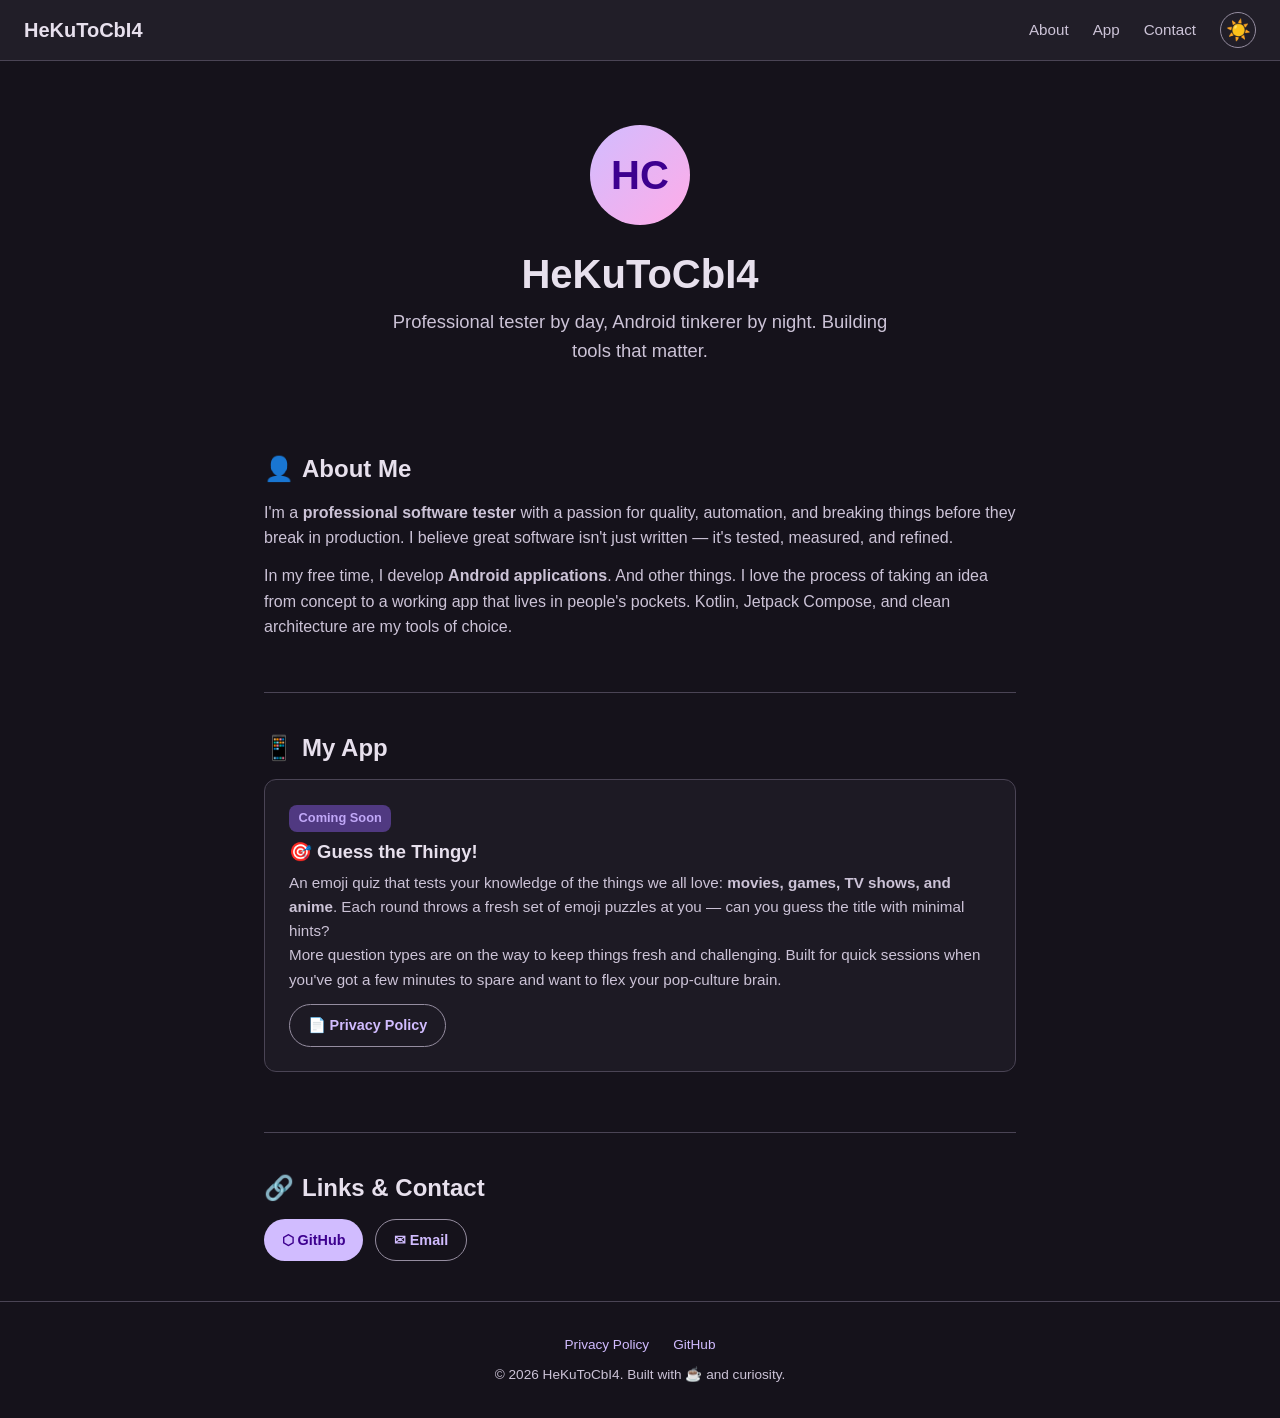
<file: index.html>
<!DOCTYPE html>
<html lang="en" data-theme="dark">
<head>
  <meta charset="UTF-8">
  <meta name="viewport" content="width=device-width, initial-scale=1.0">
  <meta name="description" content="HeKuToCbI4 — Professional tester | Beginner Android app developer">
  <title>HeKuToCbI4 — Tester & Developer</title>

  <!-- MD3 Color Tokens -->
  <link rel="stylesheet" href="css/dark.css">
  <link rel="stylesheet" href="css/dark-mc.css">
  <link rel="stylesheet" href="css/dark-hc.css">
  <link rel="stylesheet" href="css/light.css">
  <link rel="stylesheet" href="css/light-mc.css">
  <link rel="stylesheet" href="css/light-hc.css">

  <!-- Layout -->
  <link rel="stylesheet" href="main.css">

  <script>
    (function () {
      const saved = localStorage.getItem('theme');
      if (saved === 'light') {
        document.documentElement.dataset.theme = 'light';
      }
    })();
  </script>
</head>
<body>
  <nav class="site-nav">
    <span class="logo">HeKuToCbI4</span>
    <ul class="nav-links">
      <li><a href="#about">About</a></li>
      <li><a href="#app">App</a></li>
      <li><a href="#contact">Contact</a></li>
      <li><button class="theme-toggle" id="theme-toggle" aria-label="Toggle theme" title="Toggle light/dark mode">🌙</button></li>
    </ul>
  </nav>

  <main>
    <!-- Hero -->
    <header class="hero">
      <div class="avatar">HC</div>
      <h1>HeKuToCbI4</h1>
      <p class="tagline">Professional tester by day, Android tinkerer by night. Building tools that matter.</p>
    </header>

    <div class="container">

      <!-- About -->
      <section class="section" id="about">
        <h2><span class="icon">👤</span> About Me</h2>
        <p>
          I'm a <strong>professional software tester</strong> with a passion for quality, automation,
          and breaking things before they break in production. I believe great software isn't just
          written — it's tested, measured, and refined.
        </p>
        <p>
          In my free time, I develop <strong>Android applications</strong>. And other things. I love the process of
          taking an idea from concept to a working app that lives in people's pockets. Kotlin,
          Jetpack Compose, and clean architecture are my tools of choice.
        </p>
      </section>

      <!-- App -->
      <section class="section" id="app">
        <h2><span class="icon">📱</span> My App</h2>

        <article class="card">
          <span class="badge">Coming Soon</span>
          <h3>🎯 Guess the Thingy!</h3>
          <p>
            An emoji quiz that tests your knowledge of the things we all love:
            <strong>movies, games, TV shows, and anime</strong>. Each round throws a fresh
            set of emoji puzzles at you — can you guess the title with minimal hints?
          </p>
          <p>
            More question types are on the way to keep things fresh and challenging.
            Built for quick sessions when you've got a few minutes to spare and want
            to flex your pop-culture brain.
          </p>
          <div class="link-row">
            <a href="privacy-policy.html" class="btn btn-outline">📄 Privacy Policy</a>
          </div>
        </article>
      </section>

      <!-- Contact / Links -->
      <section class="section" id="contact">
        <h2><span class="icon">🔗</span> Links & Contact</h2>
        <div class="link-row">
          <a href="https://github.com/HeKuToCbI4" class="btn btn-primary" target="_blank" rel="noopener">
            ⬡ GitHub
          </a>
          <a href="mailto:hekutocbi4@gmail.com" class="btn btn-outline">
            ✉ Email
          </a>
        </div>
      </section>

    </div>
  </main>

  <footer class="site-footer">
    <div class="footer-links">
      <a href="privacy-policy.html">Privacy Policy</a>
      <a href="https://github.com/HeKuToCbI4" target="_blank" rel="noopener">GitHub</a>
    </div>
    <p>&copy; 2026 HeKuToCbI4. Built with ☕ and curiosity.</p>
  </footer>

  <script>
    (function () {
      const html = document.documentElement;
      const toggle = document.getElementById('theme-toggle');
      const isDark = () => html.dataset.theme === 'dark';

      function applyTheme() {
        const dark = isDark();
        // Remove all theme classes
        html.classList.remove('light', 'light-medium-contrast', 'light-high-contrast',
                               'dark', 'dark-medium-contrast', 'dark-high-contrast');
        // Apply the appropriate class
        html.classList.add(dark ? 'dark' : 'light');
        toggle.textContent = dark ? '☀️' : '🌙';
      }

      toggle.addEventListener('click', () => {
        html.dataset.theme = isDark() ? 'light' : 'dark';
        localStorage.setItem('theme', html.dataset.theme);
        applyTheme();
      });

      applyTheme();
    })();
  </script>
</body>
</html>
</file>
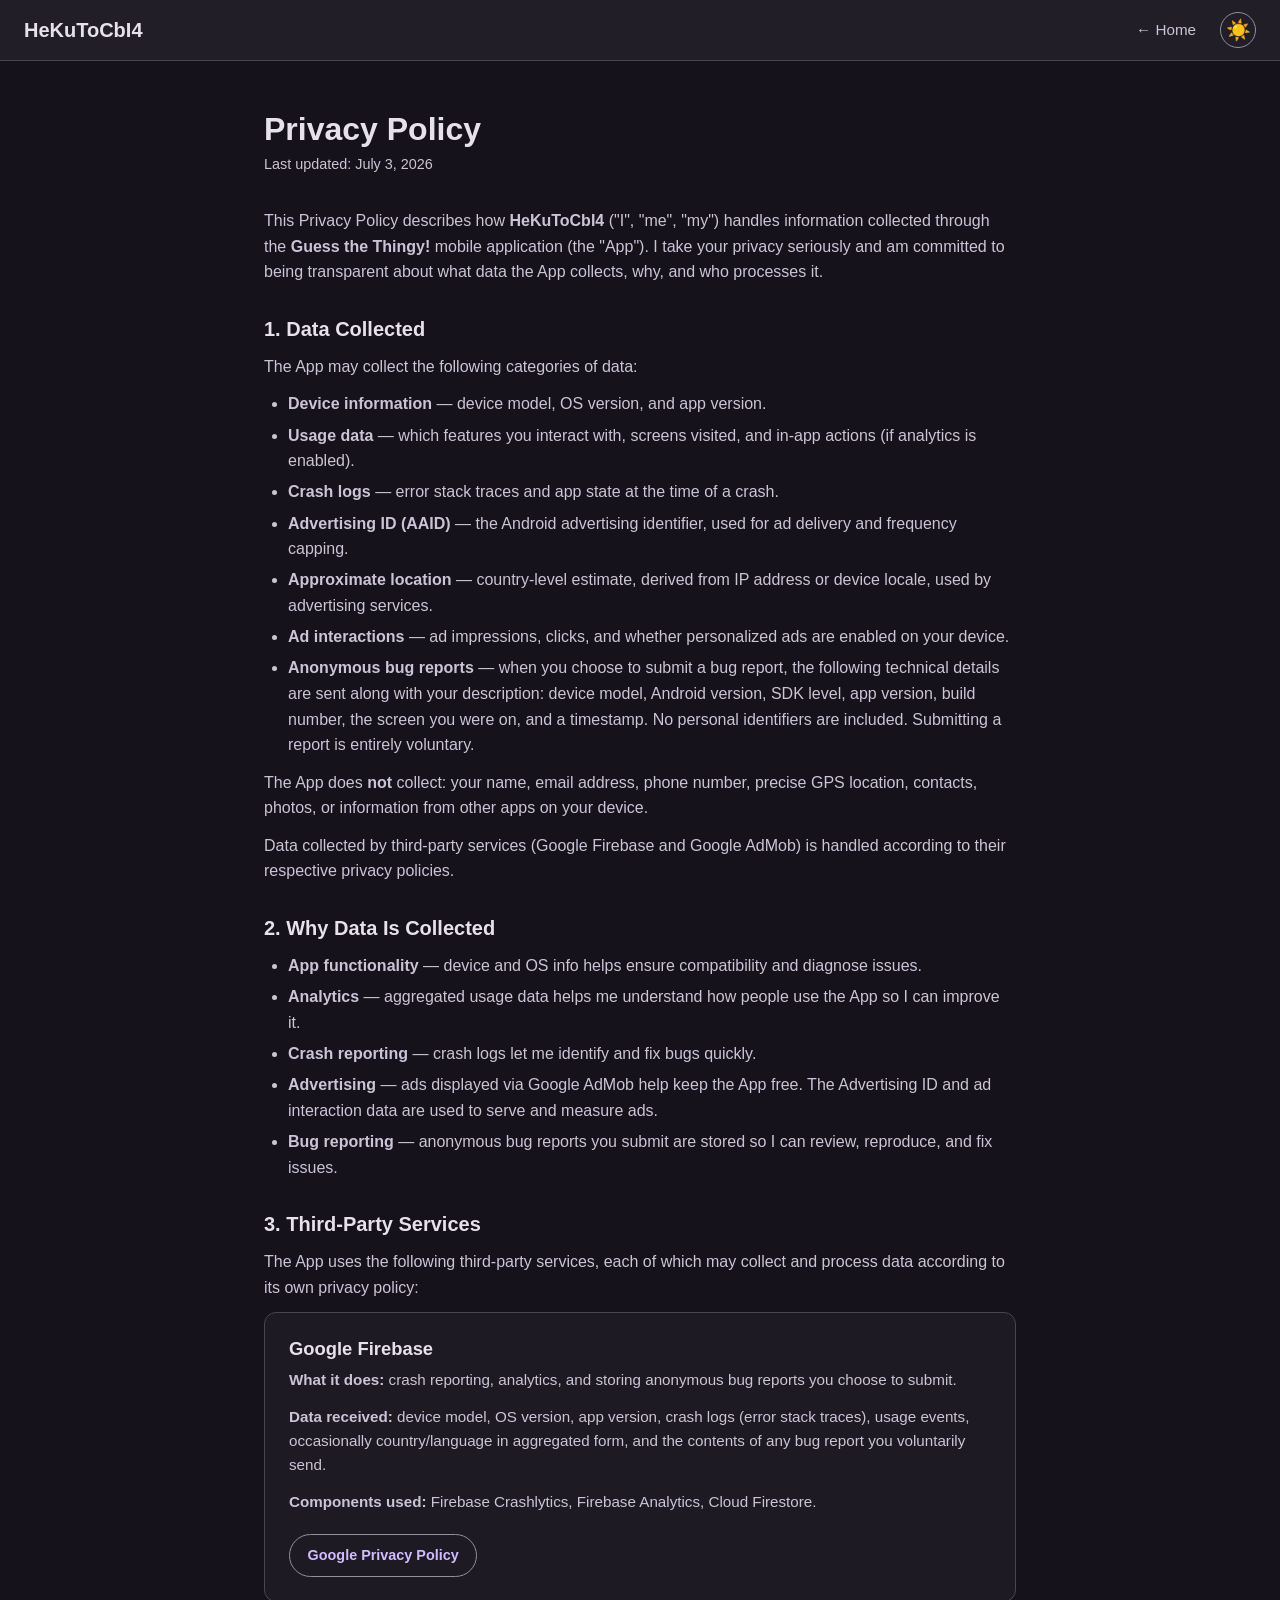
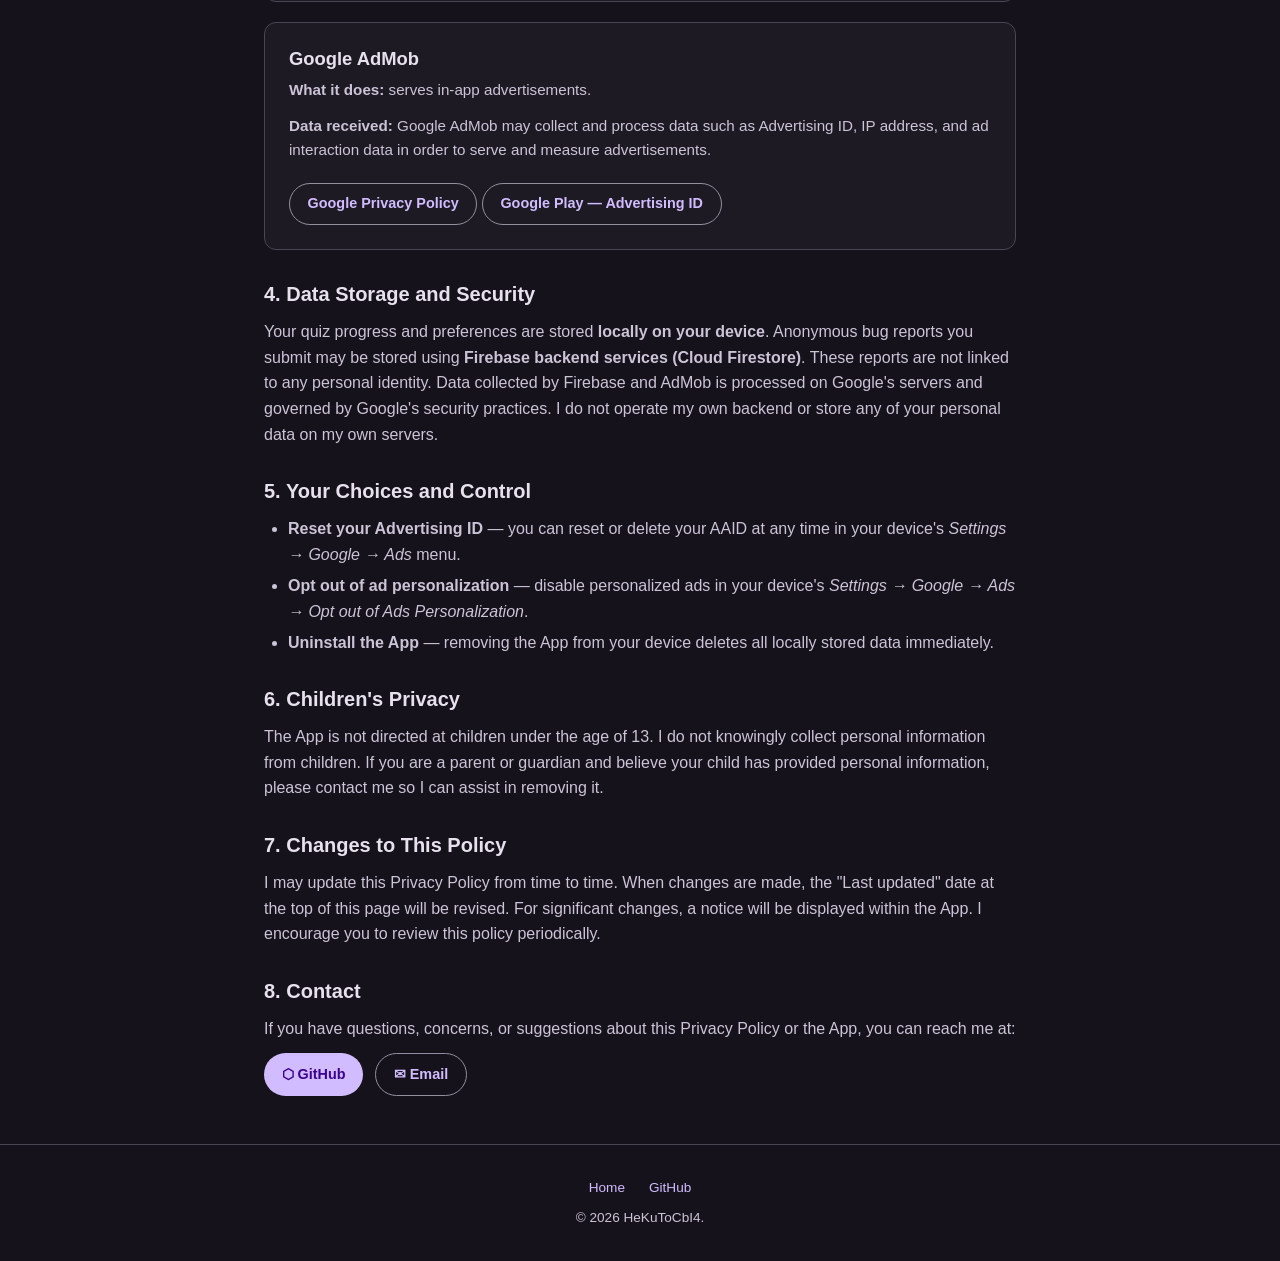
<file: privacy-policy.html>
<!DOCTYPE html>
<html lang="en" data-theme="dark">
<head>
  <meta charset="UTF-8">
  <meta name="viewport" content="width=device-width, initial-scale=1.0">
  <meta name="description" content="Privacy Policy for Guess the Thingy! by HeKuToCbI4">
  <title>Privacy Policy — Guess the Thingy!</title>

  <link rel="stylesheet" href="css/dark.css">
  <link rel="stylesheet" href="css/dark-mc.css">
  <link rel="stylesheet" href="css/dark-hc.css">
  <link rel="stylesheet" href="css/light.css">
  <link rel="stylesheet" href="css/light-mc.css">
  <link rel="stylesheet" href="css/light-hc.css">
  <link rel="stylesheet" href="main.css">
  <script>
    (function () {
      const saved = localStorage.getItem('theme');
      if (saved === 'light') {
        document.documentElement.dataset.theme = 'light';
      }
    })();
  </script>
</head>
<body>
  <nav class="site-nav">
    <span class="logo">HeKuToCbI4</span>
    <ul class="nav-links">
      <li><a href="index.html">← Home</a></li>
      <li><button class="theme-toggle" id="theme-toggle" aria-label="Toggle theme" title="Toggle light/dark mode">🌙</button></li>
    </ul>
  </nav>

  <main>
    <div class="container">
      <article class="policy-content">

        <h1>Privacy Policy</h1>
        <p class="last-updated">Last updated: July 3, 2026</p>

        <p>
          This Privacy Policy describes how <strong>HeKuToCbI4</strong> ("I", "me", "my")
          handles information collected through the <strong>Guess the Thingy!</strong> mobile application
          (the "App"). I take your privacy seriously and am committed to being transparent
          about what data the App collects, why, and who processes it.
        </p>

        <h2>1. Data Collected</h2>
        <p>The App may collect the following categories of data:</p>
        <ul>
          <li><strong>Device information</strong> — device model, OS version, and app version.</li>
          <li><strong>Usage data</strong> — which features you interact with, screens visited, and in-app actions (if analytics is enabled).</li>
          <li><strong>Crash logs</strong> — error stack traces and app state at the time of a crash.</li>
          <li><strong>Advertising ID (AAID)</strong> — the Android advertising identifier, used for ad delivery and frequency capping.</li>
          <li><strong>Approximate location</strong> — country-level estimate, derived from IP address or device locale, used by advertising services.</li>
          <li><strong>Ad interactions</strong> — ad impressions, clicks, and whether personalized ads are enabled on your device.</li>
          <li><strong>Anonymous bug reports</strong> — when you choose to submit a bug report, the following technical details are sent along with your description: device model, Android version, SDK level, app version, build number, the screen you were on, and a timestamp. No personal identifiers are included. Submitting a report is entirely voluntary.</li>
        </ul>
        <p>
          The App does <strong>not</strong> collect: your name, email address, phone number, precise GPS location,
          contacts, photos, or information from other apps on your device.
        </p>
        <p>
          Data collected by third-party services (Google Firebase and Google AdMob) is handled
          according to their respective privacy policies.
        </p>

        <h2>2. Why Data Is Collected</h2>
        <ul>
          <li><strong>App functionality</strong> — device and OS info helps ensure compatibility and diagnose issues.</li>
          <li><strong>Analytics</strong> — aggregated usage data helps me understand how people use the App so I can improve it.</li>
          <li><strong>Crash reporting</strong> — crash logs let me identify and fix bugs quickly.</li>
          <li><strong>Advertising</strong> — ads displayed via Google AdMob help keep the App free. The Advertising ID and ad interaction data are used to serve and measure ads.</li>
          <li><strong>Bug reporting</strong> — anonymous bug reports you submit are stored so I can review, reproduce, and fix issues.</li>
        </ul>

        <h2>3. Third-Party Services</h2>
        <p>The App uses the following third-party services, each of which may collect and process data according to its own privacy policy:</p>

        <article class="card">
          <h3>Google Firebase</h3>
          <p><strong>What it does:</strong> crash reporting, analytics, and storing anonymous bug reports you choose to submit.</p>
          <p><strong>Data received:</strong> device model, OS version, app version, crash logs (error stack traces), usage events, occasionally country/language in aggregated form, and the contents of any bug report you voluntarily send.</p>
          <p><strong>Components used:</strong> Firebase Crashlytics, Firebase Analytics, Cloud Firestore.</p>
          <a href="https://policies.google.com/privacy" class="btn btn-outline" target="_blank" rel="noopener" style="margin-top:0.5rem">
            Google Privacy Policy
          </a>
        </article>

        <article class="card">
          <h3>Google AdMob</h3>
          <p><strong>What it does:</strong> serves in-app advertisements.</p>
          <p><strong>Data received:</strong> Google AdMob may collect and process data such as Advertising ID, IP address, and ad interaction data in order to serve and measure advertisements.</p>
          <a href="https://policies.google.com/privacy" class="btn btn-outline" target="_blank" rel="noopener" style="margin-top:0.5rem">
            Google Privacy Policy
          </a>
          <a href="https://support.google.com/googleplay/android-developer/answer/6048248" class="btn btn-outline" target="_blank" rel="noopener" style="margin-top:0.5rem">
            Google Play — Advertising ID
          </a>
        </article>

        <h2>4. Data Storage and Security</h2>
        <p>
          Your quiz progress and preferences are stored <strong>locally on your device</strong>.
          Anonymous bug reports you submit may be stored using <strong>Firebase backend services (Cloud Firestore)</strong>. These reports are not linked to any personal identity.
          Data collected by Firebase and AdMob is processed on Google's servers and governed
          by Google's security practices. I do not operate my own backend or store any of
          your personal data on my own servers.
        </p>

        <h2>5. Your Choices and Control</h2>
        <ul>
          <li><strong>Reset your Advertising ID</strong> — you can reset or delete your AAID at any time in your device's
            <em>Settings → Google → Ads</em> menu.</li>
          <li><strong>Opt out of ad personalization</strong> — disable personalized ads in your device's
            <em>Settings → Google → Ads → Opt out of Ads Personalization</em>.</li>
          <li><strong>Uninstall the App</strong> — removing the App from your device deletes all locally stored data immediately.</li>
        </ul>

        <h2>6. Children's Privacy</h2>
        <p>
          The App is not directed at children under the age of 13. I do not knowingly collect
          personal information from children. If you are a parent or guardian and believe your
          child has provided personal information, please contact me so I can assist in removing it.
        </p>

        <h2>7. Changes to This Policy</h2>
        <p>
          I may update this Privacy Policy from time to time. When changes are made, the
          "Last updated" date at the top of this page will be revised. For significant changes,
          a notice will be displayed within the App. I encourage you to review this policy
          periodically.
        </p>

        <h2>8. Contact</h2>
        <p>
          If you have questions, concerns, or suggestions about this Privacy Policy or the App,
          you can reach me at:
        </p>
        <div class="link-row">
          <a href="https://github.com/HeKuToCbI4" class="btn btn-primary" target="_blank" rel="noopener">
            ⬡ GitHub
          </a>
          <a href="mailto:hekutocbi4@gmail.com" class="btn btn-outline">
            ✉ Email
          </a>
        </div>

      </article>
    </div>
  </main>

  <footer class="site-footer">
    <div class="footer-links">
      <a href="index.html">Home</a>
      <a href="https://github.com/HeKuToCbI4" target="_blank" rel="noopener">GitHub</a>
    </div>
    <p>&copy; 2026 HeKuToCbI4.</p>
  </footer>

  <script>
    (function () {
      const html = document.documentElement;
      const toggle = document.getElementById('theme-toggle');
      const isDark = () => html.dataset.theme === 'dark';

      function applyTheme() {
        const dark = isDark();
        html.classList.remove('light', 'light-medium-contrast', 'light-high-contrast',
                               'dark', 'dark-medium-contrast', 'dark-high-contrast');
        html.classList.add(dark ? 'dark' : 'light');
        toggle.textContent = dark ? '☀️' : '🌙';
      }

      toggle.addEventListener('click', () => {
        html.dataset.theme = isDark() ? 'light' : 'dark';
        localStorage.setItem('theme', html.dataset.theme);
        applyTheme();
      });

      applyTheme();
    })();
  </script>
</body>
</html>
</file>
<file: css/dark.css>
.dark {
  --md-sys-color-primary: rgb(209 188 255);
  --md-sys-color-surface-tint: rgb(209 188 255);
  --md-sys-color-on-primary: rgb(61 0 143);
  --md-sys-color-primary-container: rgb(85 0 194);
  --md-sys-color-on-primary-container: rgb(191 163 255);
  --md-sys-color-secondary: rgb(209 188 255);
  --md-sys-color-on-secondary: rgb(57 34 105);
  --md-sys-color-secondary-container: rgb(80 57 129);
  --md-sys-color-on-secondary-container: rgb(193 168 248);
  --md-sys-color-tertiary: rgb(255 172 232);
  --md-sys-color-on-tertiary: rgb(94 0 83);
  --md-sys-color-tertiary-container: rgb(128 0 114);
  --md-sys-color-on-tertiary-container: rgb(255 135 228);
  --md-sys-color-error: rgb(255 180 171);
  --md-sys-color-on-error: rgb(105 0 5);
  --md-sys-color-error-container: rgb(147 0 10);
  --md-sys-color-on-error-container: rgb(255 218 214);
  --md-sys-color-background: rgb(21 18 27);
  --md-sys-color-on-background: rgb(231 224 237);
  --md-sys-color-surface: rgb(21 18 27);
  --md-sys-color-on-surface: rgb(231 224 237);
  --md-sys-color-surface-variant: rgb(74 68 85);
  --md-sys-color-on-surface-variant: rgb(204 195 215);
  --md-sys-color-outline: rgb(149 141 160);
  --md-sys-color-outline-variant: rgb(74 68 85);
  --md-sys-color-shadow: rgb(0 0 0);
  --md-sys-color-scrim: rgb(0 0 0);
  --md-sys-color-inverse-surface: rgb(231 224 237);
  --md-sys-color-inverse-on-surface: rgb(50 47 57);
  --md-sys-color-inverse-primary: rgb(112 54 221);
  --md-sys-color-primary-fixed: rgb(234 221 255);
  --md-sys-color-on-primary-fixed: rgb(36 0 91);
  --md-sys-color-primary-fixed-dim: rgb(209 188 255);
  --md-sys-color-on-primary-fixed-variant: rgb(87 9 196);
  --md-sys-color-secondary-fixed: rgb(234 221 255);
  --md-sys-color-on-secondary-fixed: rgb(35 7 83);
  --md-sys-color-secondary-fixed-dim: rgb(209 188 255);
  --md-sys-color-on-secondary-fixed-variant: rgb(80 57 129);
  --md-sys-color-tertiary-fixed: rgb(255 215 240);
  --md-sys-color-on-tertiary-fixed: rgb(58 0 51);
  --md-sys-color-tertiary-fixed-dim: rgb(255 172 232);
  --md-sys-color-on-tertiary-fixed-variant: rgb(131 5 117);
  --md-sys-color-surface-dim: rgb(21 18 27);
  --md-sys-color-surface-bright: rgb(59 55 66);
  --md-sys-color-surface-container-lowest: rgb(16 13 22);
  --md-sys-color-surface-container-low: rgb(29 26 36);
  --md-sys-color-surface-container: rgb(33 30 40);
  --md-sys-color-surface-container-high: rgb(44 40 50);
  --md-sys-color-surface-container-highest: rgb(55 51 61);
}
</file>
<file: css/dark-mc.css>
.dark-medium-contrast {
  --md-sys-color-primary: rgb(228 214 255);
  --md-sys-color-surface-tint: rgb(209 188 255);
  --md-sys-color-on-primary: rgb(48 0 116);
  --md-sys-color-primary-container: rgb(162 119 255);
  --md-sys-color-on-primary-container: rgb(0 0 0);
  --md-sys-color-secondary: rgb(228 214 255);
  --md-sys-color-on-secondary: rgb(46 21 93);
  --md-sys-color-secondary-container: rgb(156 132 209);
  --md-sys-color-on-secondary-container: rgb(0 0 0);
  --md-sys-color-tertiary: rgb(255 206 238);
  --md-sys-color-on-tertiary: rgb(75 0 66);
  --md-sys-color-tertiary-container: rgb(222 97 197);
  --md-sys-color-on-tertiary-container: rgb(0 0 0);
  --md-sys-color-error: rgb(255 210 204);
  --md-sys-color-on-error: rgb(84 0 3);
  --md-sys-color-error-container: rgb(255 84 73);
  --md-sys-color-on-error-container: rgb(0 0 0);
  --md-sys-color-background: rgb(21 18 27);
  --md-sys-color-on-background: rgb(231 224 237);
  --md-sys-color-surface: rgb(21 18 27);
  --md-sys-color-on-surface: rgb(255 255 255);
  --md-sys-color-surface-variant: rgb(74 68 85);
  --md-sys-color-on-surface-variant: rgb(226 217 237);
  --md-sys-color-outline: rgb(183 174 194);
  --md-sys-color-outline-variant: rgb(149 141 160);
  --md-sys-color-shadow: rgb(0 0 0);
  --md-sys-color-scrim: rgb(0 0 0);
  --md-sys-color-inverse-surface: rgb(231 224 237);
  --md-sys-color-inverse-on-surface: rgb(44 40 50);
  --md-sys-color-inverse-primary: rgb(89 13 197);
  --md-sys-color-primary-fixed: rgb(234 221 255);
  --md-sys-color-on-primary-fixed: rgb(23 0 65);
  --md-sys-color-primary-fixed-dim: rgb(209 188 255);
  --md-sys-color-on-primary-fixed-variant: rgb(68 0 158);
  --md-sys-color-secondary-fixed: rgb(234 221 255);
  --md-sys-color-on-secondary-fixed: rgb(23 0 65);
  --md-sys-color-secondary-fixed-dim: rgb(209 188 255);
  --md-sys-color-on-secondary-fixed-variant: rgb(63 40 111);
  --md-sys-color-tertiary-fixed: rgb(255 215 240);
  --md-sys-color-on-tertiary-fixed: rgb(40 0 34);
  --md-sys-color-tertiary-fixed-dim: rgb(255 172 232);
  --md-sys-color-on-tertiary-fixed-variant: rgb(104 0 92);
  --md-sys-color-surface-dim: rgb(21 18 27);
  --md-sys-color-surface-bright: rgb(71 67 77);
  --md-sys-color-surface-container-lowest: rgb(8 6 14);
  --md-sys-color-surface-container-low: rgb(31 28 38);
  --md-sys-color-surface-container: rgb(42 38 48);
  --md-sys-color-surface-container-high: rgb(53 49 59);
  --md-sys-color-surface-container-highest: rgb(64 60 70);
}
</file>
<file: css/dark-hc.css>
.dark-high-contrast {
  --md-sys-color-primary: rgb(246 236 255);
  --md-sys-color-surface-tint: rgb(209 188 255);
  --md-sys-color-on-primary: rgb(0 0 0);
  --md-sys-color-primary-container: rgb(206 183 255);
  --md-sys-color-on-primary-container: rgb(16 0 50);
  --md-sys-color-secondary: rgb(246 236 255);
  --md-sys-color-on-secondary: rgb(0 0 0);
  --md-sys-color-secondary-container: rgb(206 183 255);
  --md-sys-color-on-secondary-container: rgb(16 0 50);
  --md-sys-color-tertiary: rgb(255 235 245);
  --md-sys-color-on-tertiary: rgb(0 0 0);
  --md-sys-color-tertiary-container: rgb(255 166 231);
  --md-sys-color-on-tertiary-container: rgb(30 0 25);
  --md-sys-color-error: rgb(255 236 233);
  --md-sys-color-on-error: rgb(0 0 0);
  --md-sys-color-error-container: rgb(255 174 164);
  --md-sys-color-on-error-container: rgb(34 0 1);
  --md-sys-color-background: rgb(21 18 27);
  --md-sys-color-on-background: rgb(231 224 237);
  --md-sys-color-surface: rgb(21 18 27);
  --md-sys-color-on-surface: rgb(255 255 255);
  --md-sys-color-surface-variant: rgb(74 68 85);
  --md-sys-color-on-surface-variant: rgb(255 255 255);
  --md-sys-color-outline: rgb(246 236 255);
  --md-sys-color-outline-variant: rgb(200 191 211);
  --md-sys-color-shadow: rgb(0 0 0);
  --md-sys-color-scrim: rgb(0 0 0);
  --md-sys-color-inverse-surface: rgb(231 224 237);
  --md-sys-color-inverse-on-surface: rgb(0 0 0);
  --md-sys-color-inverse-primary: rgb(89 13 197);
  --md-sys-color-primary-fixed: rgb(234 221 255);
  --md-sys-color-on-primary-fixed: rgb(0 0 0);
  --md-sys-color-primary-fixed-dim: rgb(209 188 255);
  --md-sys-color-on-primary-fixed-variant: rgb(23 0 65);
  --md-sys-color-secondary-fixed: rgb(234 221 255);
  --md-sys-color-on-secondary-fixed: rgb(0 0 0);
  --md-sys-color-secondary-fixed-dim: rgb(209 188 255);
  --md-sys-color-on-secondary-fixed-variant: rgb(23 0 65);
  --md-sys-color-tertiary-fixed: rgb(255 215 240);
  --md-sys-color-on-tertiary-fixed: rgb(0 0 0);
  --md-sys-color-tertiary-fixed-dim: rgb(255 172 232);
  --md-sys-color-on-tertiary-fixed-variant: rgb(40 0 34);
  --md-sys-color-surface-dim: rgb(21 18 27);
  --md-sys-color-surface-bright: rgb(83 78 89);
  --md-sys-color-surface-container-lowest: rgb(0 0 0);
  --md-sys-color-surface-container-low: rgb(33 30 40);
  --md-sys-color-surface-container: rgb(50 47 57);
  --md-sys-color-surface-container-high: rgb(62 58 68);
  --md-sys-color-surface-container-highest: rgb(73 69 80);
}
</file>
<file: css/light.css>
.light {
  --md-sys-color-primary: rgb(58 0 138);
  --md-sys-color-surface-tint: rgb(112 54 221);
  --md-sys-color-on-primary: rgb(255 255 255);
  --md-sys-color-primary-container: rgb(85 0 194);
  --md-sys-color-on-primary-container: rgb(191 163 255);
  --md-sys-color-secondary: rgb(104 82 154);
  --md-sys-color-on-secondary: rgb(255 255 255);
  --md-sys-color-secondary-container: rgb(200 174 255);
  --md-sys-color-on-secondary-container: rgb(84 62 133);
  --md-sys-color-tertiary: rgb(90 0 79);
  --md-sys-color-on-tertiary: rgb(255 255 255);
  --md-sys-color-tertiary-container: rgb(128 0 114);
  --md-sys-color-on-tertiary-container: rgb(255 135 228);
  --md-sys-color-error: rgb(186 26 26);
  --md-sys-color-on-error: rgb(255 255 255);
  --md-sys-color-error-container: rgb(255 218 214);
  --md-sys-color-on-error-container: rgb(147 0 10);
  --md-sys-color-background: rgb(254 247 255);
  --md-sys-color-on-background: rgb(29 26 36);
  --md-sys-color-surface: rgb(254 247 255);
  --md-sys-color-on-surface: rgb(29 26 36);
  --md-sys-color-surface-variant: rgb(232 223 244);
  --md-sys-color-on-surface-variant: rgb(74 68 85);
  --md-sys-color-outline: rgb(123 116 134);
  --md-sys-color-outline-variant: rgb(204 195 215);
  --md-sys-color-shadow: rgb(0 0 0);
  --md-sys-color-scrim: rgb(0 0 0);
  --md-sys-color-inverse-surface: rgb(50 47 57);
  --md-sys-color-inverse-on-surface: rgb(246 238 252);
  --md-sys-color-inverse-primary: rgb(209 188 255);
  --md-sys-color-primary-fixed: rgb(234 221 255);
  --md-sys-color-on-primary-fixed: rgb(36 0 91);
  --md-sys-color-primary-fixed-dim: rgb(209 188 255);
  --md-sys-color-on-primary-fixed-variant: rgb(87 9 196);
  --md-sys-color-secondary-fixed: rgb(234 221 255);
  --md-sys-color-on-secondary-fixed: rgb(35 7 83);
  --md-sys-color-secondary-fixed-dim: rgb(209 188 255);
  --md-sys-color-on-secondary-fixed-variant: rgb(80 57 129);
  --md-sys-color-tertiary-fixed: rgb(255 215 240);
  --md-sys-color-on-tertiary-fixed: rgb(58 0 51);
  --md-sys-color-tertiary-fixed-dim: rgb(255 172 232);
  --md-sys-color-on-tertiary-fixed-variant: rgb(131 5 117);
  --md-sys-color-surface-dim: rgb(223 215 229);
  --md-sys-color-surface-bright: rgb(254 247 255);
  --md-sys-color-surface-container-lowest: rgb(255 255 255);
  --md-sys-color-surface-container-low: rgb(249 241 255);
  --md-sys-color-surface-container: rgb(243 235 249);
  --md-sys-color-surface-container-high: rgb(237 229 243);
  --md-sys-color-surface-container-highest: rgb(231 224 237);
}
</file>
<file: css/light-mc.css>
.light-medium-contrast {
  --md-sys-color-primary: rgb(58 0 138);
  --md-sys-color-surface-tint: rgb(112 54 221);
  --md-sys-color-on-primary: rgb(255 255 255);
  --md-sys-color-primary-container: rgb(85 0 194);
  --md-sys-color-on-primary-container: rgb(228 214 255);
  --md-sys-color-secondary: rgb(63 40 111);
  --md-sys-color-on-secondary: rgb(255 255 255);
  --md-sys-color-secondary-container: rgb(119 96 170);
  --md-sys-color-on-secondary-container: rgb(255 255 255);
  --md-sys-color-tertiary: rgb(90 0 79);
  --md-sys-color-on-tertiary: rgb(255 255 255);
  --md-sys-color-tertiary-container: rgb(128 0 114);
  --md-sys-color-on-tertiary-container: rgb(255 206 238);
  --md-sys-color-error: rgb(116 0 6);
  --md-sys-color-on-error: rgb(255 255 255);
  --md-sys-color-error-container: rgb(207 44 39);
  --md-sys-color-on-error-container: rgb(255 255 255);
  --md-sys-color-background: rgb(254 247 255);
  --md-sys-color-on-background: rgb(29 26 36);
  --md-sys-color-surface: rgb(254 247 255);
  --md-sys-color-on-surface: rgb(19 16 25);
  --md-sys-color-surface-variant: rgb(232 223 244);
  --md-sys-color-on-surface-variant: rgb(57 52 67);
  --md-sys-color-outline: rgb(86 80 97);
  --md-sys-color-outline-variant: rgb(113 106 124);
  --md-sys-color-shadow: rgb(0 0 0);
  --md-sys-color-scrim: rgb(0 0 0);
  --md-sys-color-inverse-surface: rgb(50 47 57);
  --md-sys-color-inverse-on-surface: rgb(246 238 252);
  --md-sys-color-inverse-primary: rgb(209 188 255);
  --md-sys-color-primary-fixed: rgb(127 72 236);
  --md-sys-color-on-primary-fixed: rgb(255 255 255);
  --md-sys-color-primary-fixed-dim: rgb(102 40 210);
  --md-sys-color-on-primary-fixed-variant: rgb(255 255 255);
  --md-sys-color-secondary-fixed: rgb(119 96 170);
  --md-sys-color-on-secondary-fixed: rgb(255 255 255);
  --md-sys-color-secondary-fixed-dim: rgb(94 72 144);
  --md-sys-color-on-secondary-fixed-variant: rgb(255 255 255);
  --md-sys-color-tertiary-fixed: rgb(179 60 159);
  --md-sys-color-on-tertiary-fixed: rgb(255 255 255);
  --md-sys-color-tertiary-fixed-dim: rgb(149 30 132);
  --md-sys-color-on-tertiary-fixed-variant: rgb(255 255 255);
  --md-sys-color-surface-dim: rgb(203 196 209);
  --md-sys-color-surface-bright: rgb(254 247 255);
  --md-sys-color-surface-container-lowest: rgb(255 255 255);
  --md-sys-color-surface-container-low: rgb(249 241 255);
  --md-sys-color-surface-container: rgb(237 229 243);
  --md-sys-color-surface-container-high: rgb(226 218 232);
  --md-sys-color-surface-container-highest: rgb(214 207 220);
}
</file>
<file: css/light-hc.css>
.light-high-contrast {
  --md-sys-color-primary: rgb(56 0 133);
  --md-sys-color-surface-tint: rgb(112 54 221);
  --md-sys-color-on-primary: rgb(255 255 255);
  --md-sys-color-primary-container: rgb(85 0 194);
  --md-sys-color-on-primary-container: rgb(255 255 255);
  --md-sys-color-secondary: rgb(52 29 100);
  --md-sys-color-on-secondary: rgb(255 255 255);
  --md-sys-color-secondary-container: rgb(82 60 131);
  --md-sys-color-on-secondary-container: rgb(255 255 255);
  --md-sys-color-tertiary: rgb(86 0 76);
  --md-sys-color-on-tertiary: rgb(255 255 255);
  --md-sys-color-tertiary-container: rgb(128 0 114);
  --md-sys-color-on-tertiary-container: rgb(255 255 255);
  --md-sys-color-error: rgb(96 0 4);
  --md-sys-color-on-error: rgb(255 255 255);
  --md-sys-color-error-container: rgb(152 0 10);
  --md-sys-color-on-error-container: rgb(255 255 255);
  --md-sys-color-background: rgb(254 247 255);
  --md-sys-color-on-background: rgb(29 26 36);
  --md-sys-color-surface: rgb(254 247 255);
  --md-sys-color-on-surface: rgb(0 0 0);
  --md-sys-color-surface-variant: rgb(232 223 244);
  --md-sys-color-on-surface-variant: rgb(0 0 0);
  --md-sys-color-outline: rgb(47 42 57);
  --md-sys-color-outline-variant: rgb(76 70 87);
  --md-sys-color-shadow: rgb(0 0 0);
  --md-sys-color-scrim: rgb(0 0 0);
  --md-sys-color-inverse-surface: rgb(50 47 57);
  --md-sys-color-inverse-on-surface: rgb(255 255 255);
  --md-sys-color-inverse-primary: rgb(209 188 255);
  --md-sys-color-primary-fixed: rgb(90 17 199);
  --md-sys-color-on-primary-fixed: rgb(255 255 255);
  --md-sys-color-primary-fixed-dim: rgb(64 0 149);
  --md-sys-color-on-primary-fixed-variant: rgb(255 255 255);
  --md-sys-color-secondary-fixed: rgb(82 60 131);
  --md-sys-color-on-secondary-fixed: rgb(255 255 255);
  --md-sys-color-secondary-fixed-dim: rgb(59 36 107);
  --md-sys-color-on-secondary-fixed-variant: rgb(255 255 255);
  --md-sys-color-tertiary-fixed: rgb(134 11 119);
  --md-sys-color-on-tertiary-fixed: rgb(255 255 255);
  --md-sys-color-tertiary-fixed-dim: rgb(98 0 87);
  --md-sys-color-on-tertiary-fixed-variant: rgb(255 255 255);
  --md-sys-color-surface-dim: rgb(189 182 195);
  --md-sys-color-surface-bright: rgb(254 247 255);
  --md-sys-color-surface-container-lowest: rgb(255 255 255);
  --md-sys-color-surface-container-low: rgb(246 238 252);
  --md-sys-color-surface-container: rgb(231 224 237);
  --md-sys-color-surface-container-high: rgb(217 210 223);
  --md-sys-color-surface-container-highest: rgb(203 196 209);
}
</file>
<file: main.css>
/* ── Reset & Base ── */
*,
*::before,
*::after {
  box-sizing: border-box;
  margin: 0;
  padding: 0;
}

html {
  scroll-behavior: smooth;
}

body {
  font-family: "Segoe UI", Roboto, "Helvetica Neue", Arial, sans-serif;
  background-color: var(--md-sys-color-background);
  color: var(--md-sys-color-on-background);
  line-height: 1.6;
  min-height: 100vh;
  display: flex;
  flex-direction: column;
}

body.dark {
  color-scheme: dark;
}
body.light {
  color-scheme: light;
}

/* ── Typography ── */
h1, h2, h3, h4 {
  line-height: 1.25;
  font-weight: 600;
}

a {
  color: var(--md-sys-color-primary);
  text-decoration: none;
  transition: color 0.2s ease;
}

a:hover {
  color: var(--md-sys-color-on-primary-container);
  text-decoration: underline;
}

/* ── Navigation ── */
.site-nav {
  display: flex;
  align-items: center;
  justify-content: space-between;
  padding: 0.75rem 1.5rem;
  background-color: var(--md-sys-color-surface-container);
  border-bottom: 1px solid var(--md-sys-color-outline-variant);
  position: sticky;
  top: 0;
  z-index: 10;
}

.site-nav .logo {
  font-weight: 700;
  font-size: 1.25rem;
  color: var(--md-sys-color-on-surface);
}

.nav-links {
  display: flex;
  align-items: center;
  gap: 1.5rem;
  list-style: none;
}

.nav-links a {
  font-weight: 500;
  font-size: 0.95rem;
  color: var(--md-sys-color-on-surface-variant);
}

.nav-links a:hover {
  color: var(--md-sys-color-on-surface);
}

/* Theme toggle */
.theme-toggle {
  background: none;
  border: 1px solid var(--md-sys-color-outline);
  color: var(--md-sys-color-on-surface-variant);
  cursor: pointer;
  font-size: 1.25rem;
  border-radius: 50%;
  width: 2.25rem;
  height: 2.25rem;
  display: flex;
  align-items: center;
  justify-content: center;
  transition: background-color 0.2s;
}

.theme-toggle:hover {
  background-color: var(--md-sys-color-surface-container-highest);
}

/* ── Layout ── */
.container {
  max-width: 800px;
  margin: 0 auto;
  padding: 0 1.5rem;
}

main {
  flex: 1;
}

/* ── Hero ── */
.hero {
  text-align: center;
  padding: 4rem 1.5rem 3rem;
}

.hero .avatar {
  width: 100px;
  height: 100px;
  border-radius: 50%;
  background: linear-gradient(135deg,
    var(--md-sys-color-primary) 0%,
    var(--md-sys-color-tertiary) 100%);
  display: flex;
  align-items: center;
  justify-content: center;
  font-size: 2.5rem;
  font-weight: 700;
  color: var(--md-sys-color-on-primary);
  margin: 0 auto 1.5rem;
  user-select: none;
}

.hero h1 {
  font-size: 2.5rem;
  margin-bottom: 0.5rem;
  color: var(--md-sys-color-on-surface);
}

.hero .tagline {
  font-size: 1.15rem;
  color: var(--md-sys-color-on-surface-variant);
  max-width: 500px;
  margin: 0 auto;
}

/* ── Section ── */
.section {
  padding: 2.5rem 0;
}

.section + .section {
  border-top: 1px solid var(--md-sys-color-outline-variant);
}

.section h2 {
  font-size: 1.5rem;
  margin-bottom: 1rem;
  color: var(--md-sys-color-on-surface);
  display: flex;
  align-items: center;
  gap: 0.5rem;
}

.section h2 .icon {
  font-size: 1.5rem;
}

.section p {
  color: var(--md-sys-color-on-surface-variant);
  margin-bottom: 0.75rem;
}

/* ── Card ── */
.card {
  background-color: var(--md-sys-color-surface-container-low);
  border: 1px solid var(--md-sys-color-outline-variant);
  border-radius: 0.75rem;
  padding: 1.5rem;
  margin-bottom: 1.25rem;
  transition: box-shadow 0.2s ease;
}

.card:hover {
  box-shadow: 0 2px 12px rgb(0 0 0 / 0.12);
}

.card h3 {
  font-size: 1.15rem;
  margin-bottom: 0.5rem;
  color: var(--md-sys-color-on-surface);
}

.card p {
  font-size: 0.95rem;
  margin-bottom: 0;
}

.card .badge {
  display: inline-block;
  font-size: 0.8rem;
  font-weight: 600;
  padding: 0.2rem 0.6rem;
  border-radius: 0.5rem;
  margin-bottom: 0.5rem;
  background-color: var(--md-sys-color-secondary-container);
  color: var(--md-sys-color-on-secondary-container);
}

/* ── Link buttons ── */
.link-row {
  display: flex;
  flex-wrap: wrap;
  gap: 0.75rem;
  margin-top: 0.75rem;
}

.btn {
  display: inline-flex;
  align-items: center;
  gap: 0.4rem;
  padding: 0.55rem 1.1rem;
  border-radius: 1.5rem;
  font-size: 0.9rem;
  font-weight: 600;
  border: none;
  cursor: pointer;
  transition: background-color 0.2s, opacity 0.2s;
  text-decoration: none;
}

.btn:hover {
  text-decoration: none;
}

.btn-primary {
  background-color: var(--md-sys-color-primary);
  color: var(--md-sys-color-on-primary);
}

.btn-primary:hover {
  background-color: var(--md-sys-color-primary-fixed-dim);
  color: var(--md-sys-color-on-primary-fixed);
}

.btn-outline {
  background: transparent;
  border: 1px solid var(--md-sys-color-outline);
  color: var(--md-sys-color-primary);
}

.btn-outline:hover {
  background-color: var(--md-sys-color-surface-container-highest);
  color: var(--md-sys-color-primary);
}

/* ── Privacy policy page ── */
.policy-content {
  padding: 3rem 0;
}

.policy-content h1 {
  font-size: 2rem;
  margin-bottom: 0.25rem;
}

.policy-content .last-updated {
  color: var(--md-sys-color-on-surface-variant);
  font-size: 0.9rem;
  margin-bottom: 2rem;
}

.policy-content h2 {
  font-size: 1.25rem;
  margin: 2rem 0 0.75rem;
  color: var(--md-sys-color-on-surface);
}

.policy-content p,
.policy-content ul {
  color: var(--md-sys-color-on-surface-variant);
  margin-bottom: 0.75rem;
}

.policy-content ul {
  padding-left: 1.5rem;
}

.policy-content ul li {
  margin-bottom: 0.35rem;
}

/* ── Footer ── */
.site-footer {
  text-align: center;
  padding: 2rem 1.5rem;
  border-top: 1px solid var(--md-sys-color-outline-variant);
  color: var(--md-sys-color-on-surface-variant);
  font-size: 0.85rem;
}

.site-footer .footer-links {
  display: flex;
  justify-content: center;
  gap: 1.5rem;
  margin-bottom: 0.5rem;
}

.site-footer .footer-links a {
  font-weight: 500;
}

/* ── Responsive ── */
@media (max-width: 600px) {
  .hero h1 {
    font-size: 1.75rem;
  }

  .hero .tagline {
    font-size: 1rem;
  }

  .site-nav {
    padding: 0.6rem 1rem;
  }

  .nav-links {
    gap: 1rem;
  }

  .section {
    padding: 2rem 0;
  }
}
</file>
